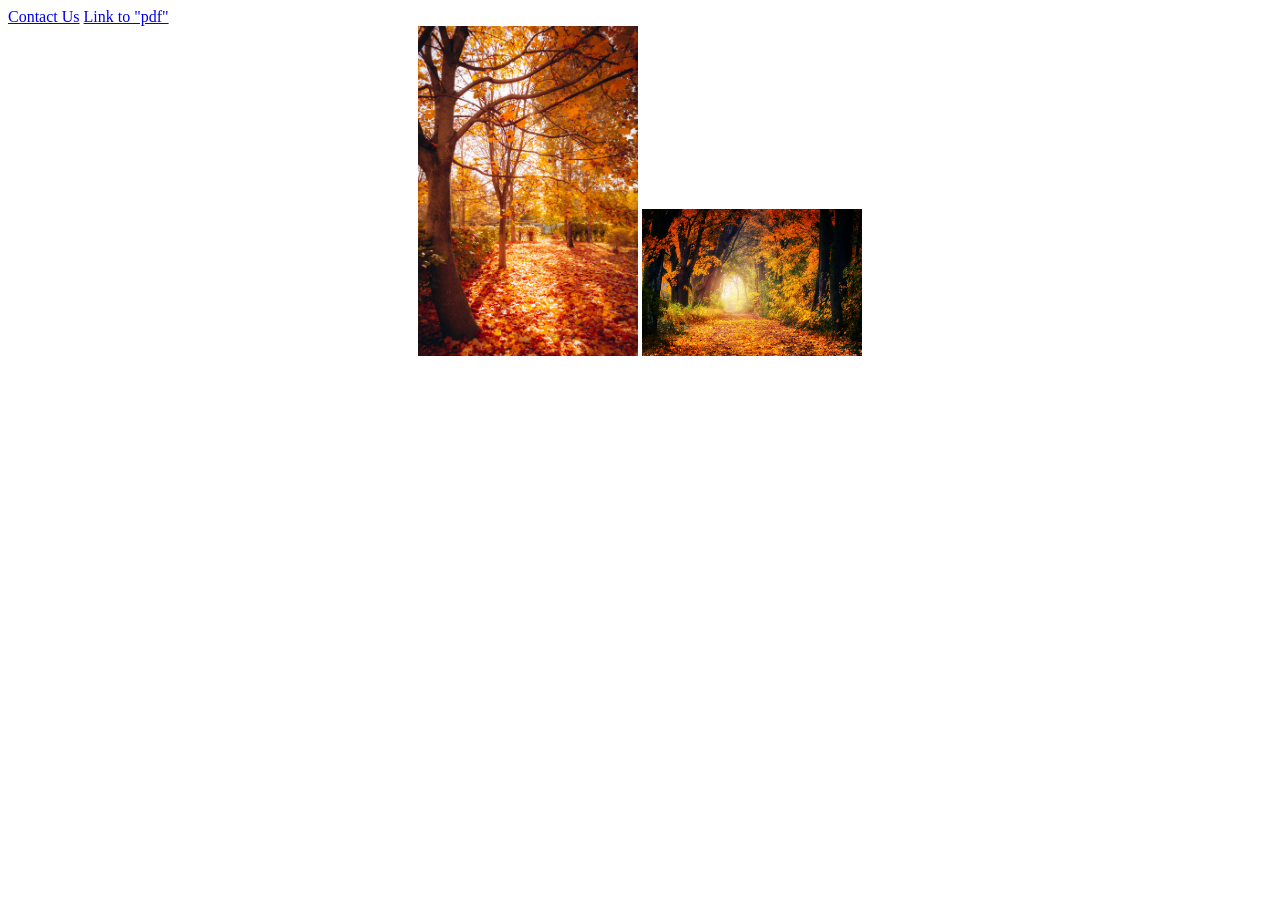
<file: Week3Example/index.html>
<!DOCTYPE html>
<html lang="en">
<head>
    <meta charset="UTF-8">
    <meta name="viewport" content="width=device-width, initial-scale=1.0">
    <title>Index</title>
    <link rel="stylesheet" href="styles/style.css">
</head>
<body>
    <a href="contactus.html" target="_blank">Contact Us</a>
    <a href="pdfs/thispdf.html">Link to "pdf"</a>
    <article>
        <img src="image1.jpg" alt="Fall Forest">
        <img src="images/image2.jpg" alt="Another forest">
    </article>
</body>
</html>
</file>
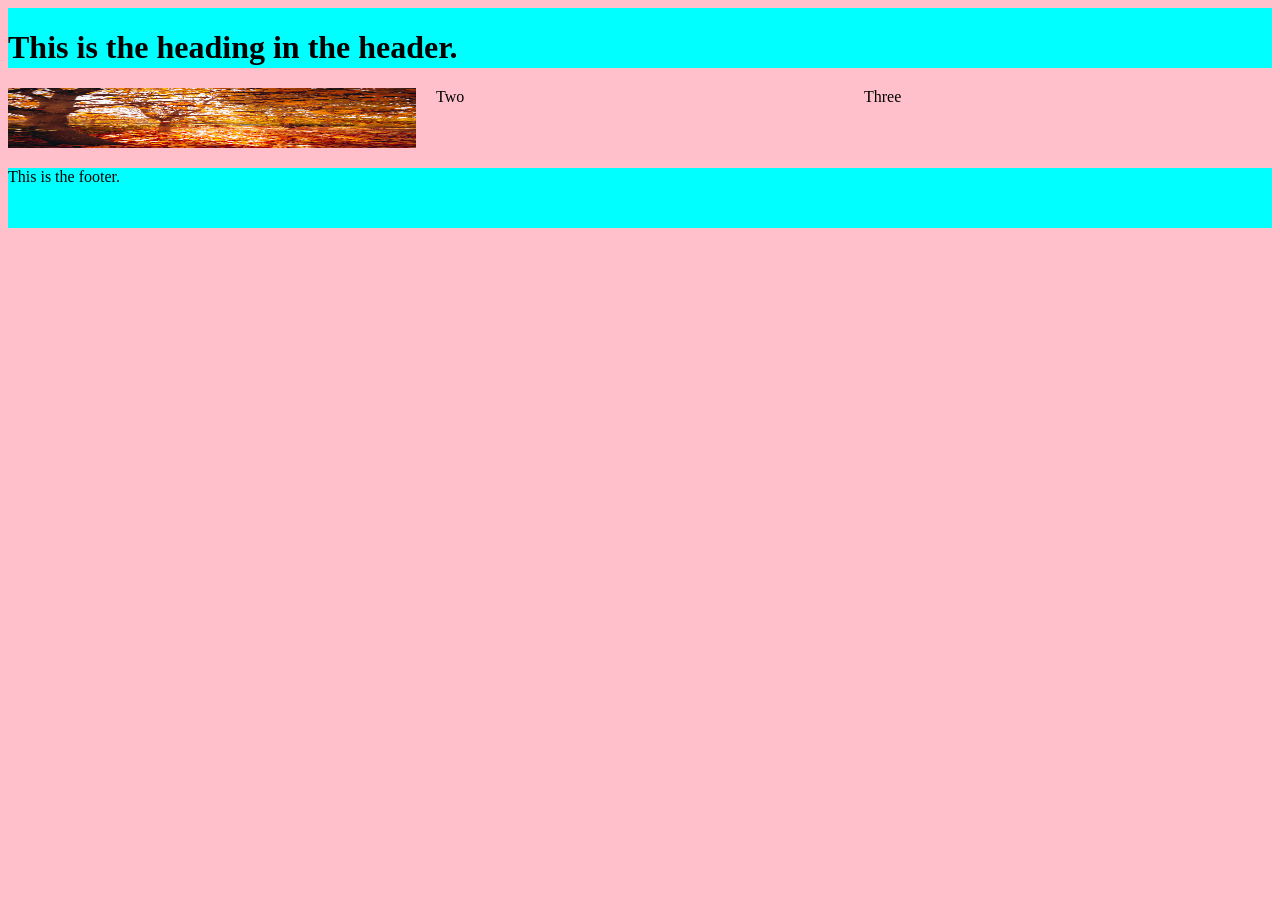
<file: ice/week4ice/index.html>
<!DOCTYPE html>
<html lang="en">
<head>
    <meta charset="UTF-8">
    <meta name="viewport" content="width=device-width, initial-scale=1.0">
    <title>Grids and Other Stuff</title>
    <link rel="stylesheet" href="styles/style.css">
</head>
<body>
    <main>
        <header>
            <h1>This is the heading in the header.</h1>
        </header>

        <section><img src="../../Week3Example/image1.jpg" alt=""></section>
        <section>Two</section>
        <section>Three</section>
        
        <footer>This is the footer.</footer>
    </main>
</body>
</html>
</file>
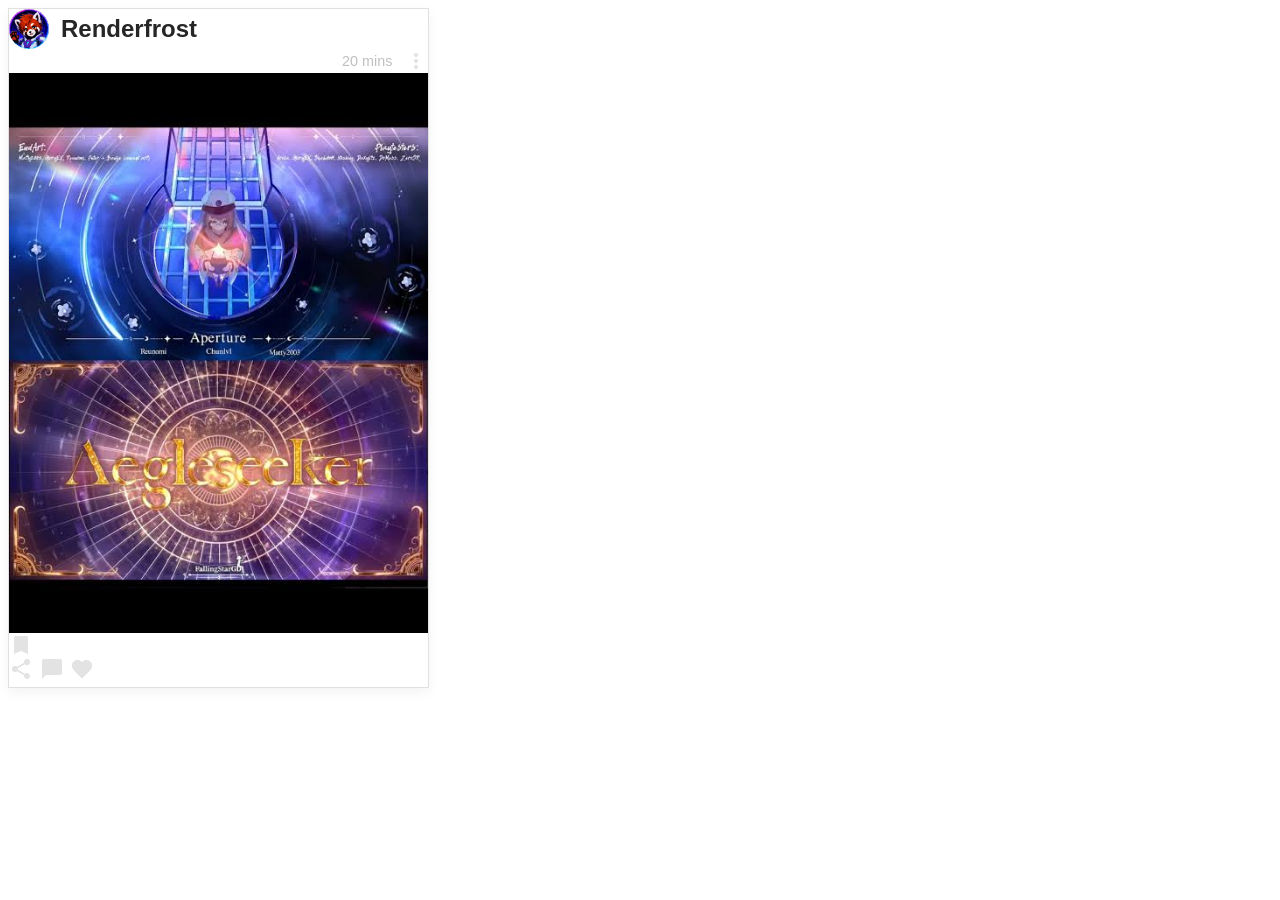
<file: ice_challenges/font_awesome/index.html>
<!DOCTYPE html>
<html lang="en">
<head>
    <meta charset="UTF-8">
    <meta name="viewport" content="width=device-width, initial-scale=1.0">
    <title>Renderfrost's Post</title>
    <link rel="stylesheet" href="https://cdnjs.cloudflare.com/ajax/libs/font-awesome/6.5.1/css/all.min.css">
    <link href="https://fonts.googleapis.com/css?family=Material+Icons|Material+Icons+Outlined|Material+Icons+Two+Tone|Material+Icons+Round|Material+Icons+Sharp" rel="stylesheet">
    <link rel="stylesheet" href="style.css">
</head>
<body>
    <div class="card">
    <div class="card-header">
        <div class="user-info">
            <img src="images/renderfrost.png" alt="Profile" class="profile-img">
            <span class="username">Renderfrost</span>
        </div>
        <div class="meta-info">
            <span class="time-elapsed">20 mins</span>
            <img src="images/more_vert_24dp_E3E3E3.png" alt="">
        </div>
    </div>
    <main>
        <div class="card-image-container">
            <img src="images/gdlevel.jpg" alt="post" class="main-image">
        </div>
    </main>
    <footer>
        <img class="bookmark" src="images/bookmark_24dp_E3E3E3.png" alt="">
        <img class="share" src="images/share_24dp_E3E3E3.png" alt="">
        <img class="comments" src="images/chat_bubble_24dp_E3E3E3.png" alt="">
        <img class="favorite" src="images/favorite_24dp_E3E3E3.png" alt="">
    </footer>
</body>
</html>
</file>
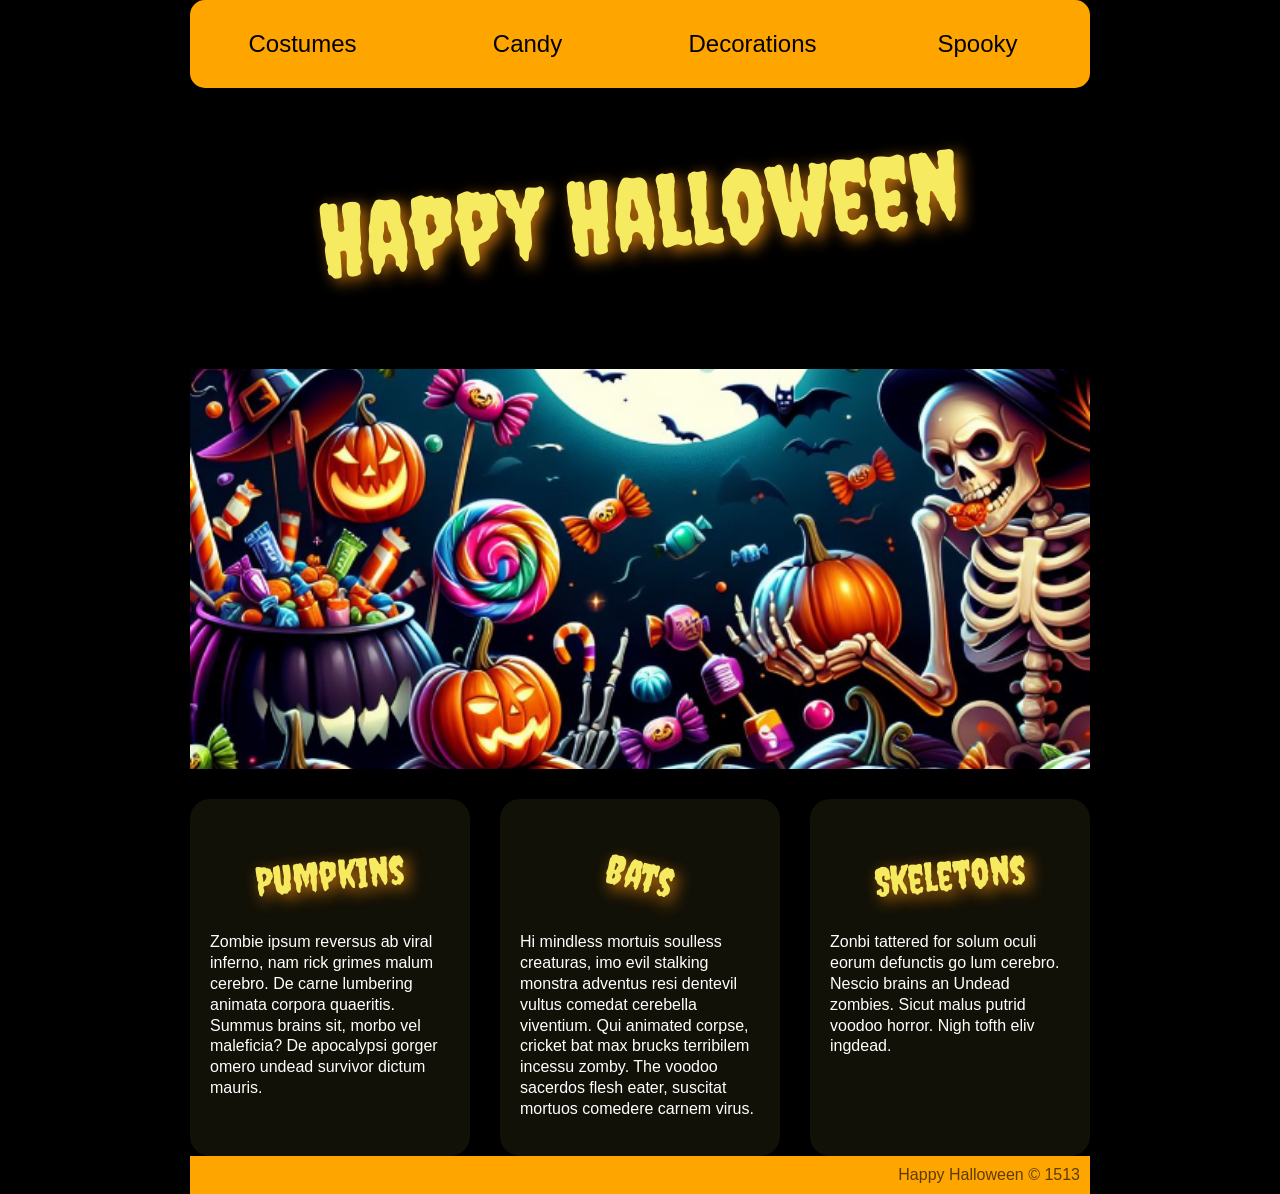
<file: ice_challenges/halloween/halloween/index.html>
<!-- For this activity you are not allowed to change
 the HTML code, only the CSS -->

<!DOCTYPE html>
<html lang="en">

<head>
    <meta charset="UTF-8">
    <meta name="viewport" content="width=device-width, initial-scale=1.0">
    <title>Document</title>
    <link rel="stylesheet" href="styles/styles.css">
</head>

<body>
    <div id="wrapper">
        <header>
            <nav>
                <ul>
                    <li>Costumes</li>
                    <li>Candy</li>
                    <li>Decorations</li>
                    <li>Spooky</li>
                </ul>
            </nav>
        </header>
        <main>
            <h1>Happy Halloween</h1>
            <img src="images/halloween.png">
            <section>
                <h2>Pumpkins</h2>
                <p>Zombie ipsum reversus ab viral inferno, nam rick grimes
                    malum cerebro. De carne lumbering animata corpora quaeritis.
                    Summus brains sit​​, morbo vel maleficia? De apocalypsi gorger
                    omero undead survivor dictum mauris. </p>
            </section>
            <section>
                <h2>Bats</h2>
                <p>Hi mindless mortuis soulless
                    creaturas, imo evil stalking monstra adventus resi dentevil vultus
                    comedat cerebella viventium. Qui animated corpse, cricket bat max
                    brucks terribilem incessu zomby. The voodoo sacerdos flesh eater,
                    suscitat mortuos comedere carnem virus.</p>
            </section>
            <section>
                <h2>Skeletons</h2>
                <p>Zonbi tattered for solum oculi
                    eorum defunctis go lum cerebro. Nescio brains an Undead zombies. Sicut
                    malus putrid voodoo horror. Nigh tofth eliv ingdead.</p>
            </section>
        </main>
        <footer>
            Happy Halloween &copy; 1513
        </footer>
    </div>
</body>

</html>
</file>
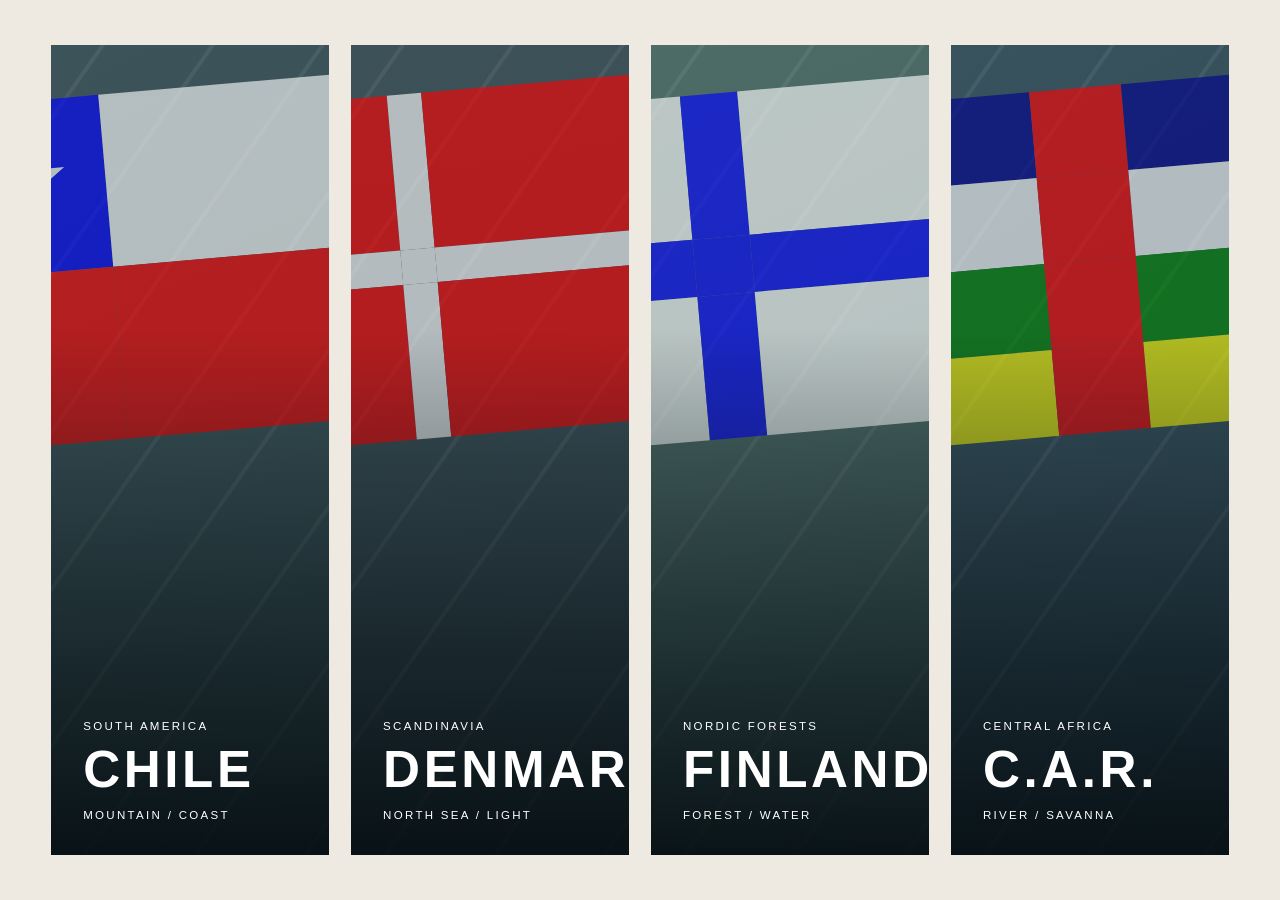
<file: ice_challenges/starter-flags-2/starter/index.html>
<!doctype html>
<html lang="en">
<head>
  <meta charset="utf-8">
  <meta name="viewport" content="width=device-width, initial-scale=1">
  <title>Flag Stories — Starter</title>
  <link rel="stylesheet" href="style.css">
</head>
<body>
  <main class="gallery">
    <article class="poster chile-poster">
      <div class="poster-photo chile-photo"></div>
      <div class="flag chile">
        <div class="c1">
          <div class="star"></div>
        </div>
        <div class="c2"></div>
        <div class="c3"></div>
        <div class="c3"></div>
      </div>
      <div class="poster-overlay"></div>
      <div class="poster-text"><p>South America</p><h1>CHILE</h1><small>Mountain / Coast</small></div>
    </article>
    <article class="poster denmark-poster">
      <div class="poster-photo denmark-photo"></div>
      <div class="flag denmark">
        <div class="d1"></div>
        <div class="d2"></div>
        <div class="d3"></div>
        <div class="d4"></div>
        <div class="d5"></div>
        <div class="d6"></div>
        <div class="d7"></div>
        <div class="d8"></div>
        <div class="d9"></div>
      </div>
      <div class="poster-overlay"></div>
      <div class="poster-text"><p>Scandinavia</p><h1>DENMARK</h1><small>North Sea / Light</small></div>
    </article>
    <article class="poster finland-poster">
      <div class="poster-photo finland-photo"></div>
      <div class="flag finland">
        <div class="f1"></div>
        <div class="f2"></div>
        <div class="f3"></div>
        <div class="f4"></div>
        <div class="f5"></div>
        <div class="f6"></div>
        <div class="f7"></div>
        <div class="f8"></div>
        <div class="f9"></div>
      </div>
      <div class="poster-overlay"></div>
      <div class="poster-text"><p>Nordic Forests</p><h1>FINLAND</h1><small>Forest / Water</small></div>
    </article>
    <article class="poster car-poster">
      <div class="poster-photo car-photo"></div>
      <div class="flag car">
        <div class="r1">
          <div class="car-star"></div>
        </div>
        <div class="r2"></div>
        <div class="r3"></div>
        <div class="r4"></div>
        <div class="r5"></div>
        <div class="r6"></div>
        <div class="r7"></div>
        <div class="r8"></div>
        <div class="r9"></div>
        <div class="r10"></div>
        <div class="r11"></div>
        <div class="r12"></div>
      </div>
      <div class="poster-overlay"></div>
      <div class="poster-text"><p>Central Africa</p><h1>C.A.R.</h1><small>River / Savanna</small></div>
    </article>
  </main>
</body>
</html>
</file>
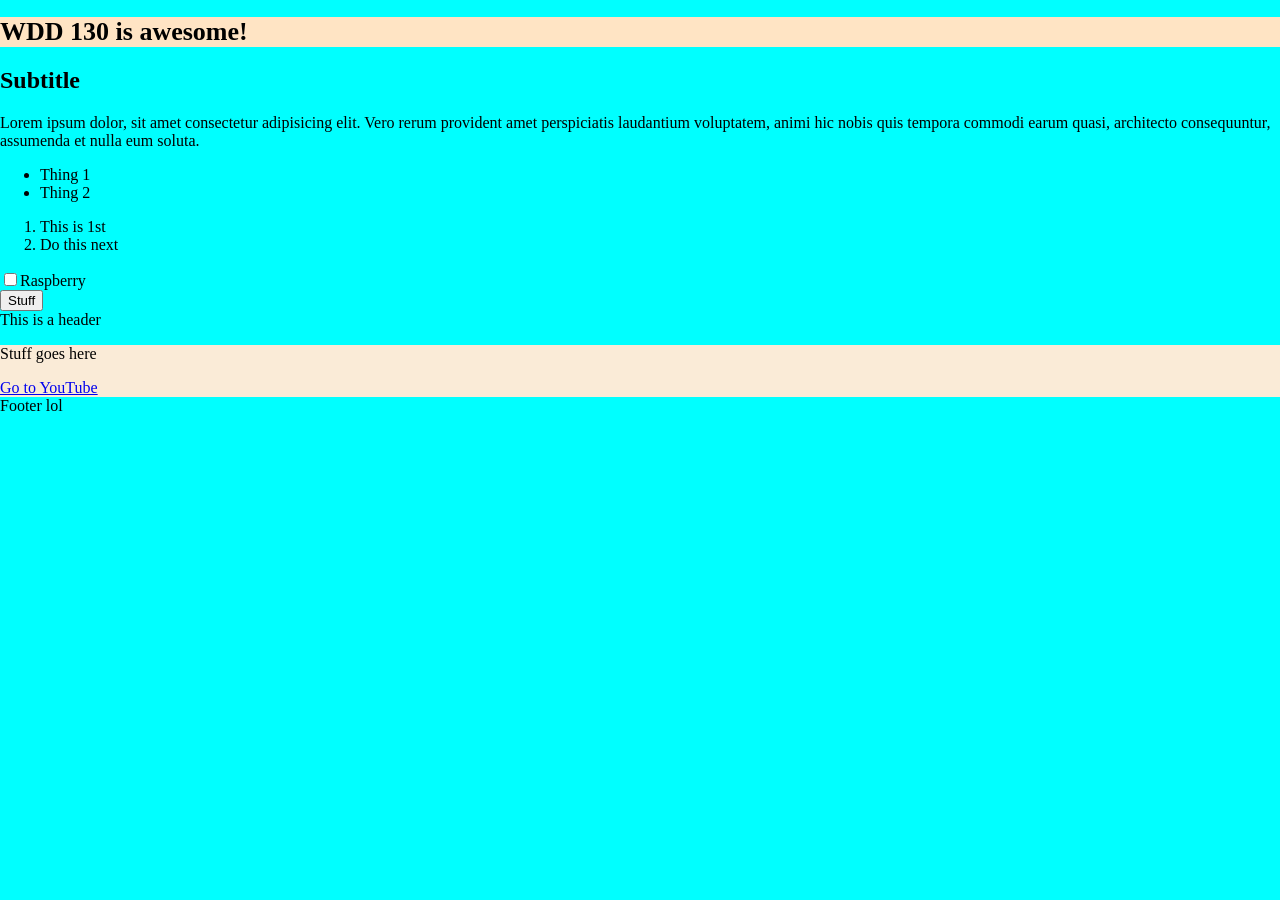
<file: ice/ice.html>
<!DOCTYPE html>
<html>
    <head>
        <title>My Awesome Class!</title>
        <link rel="stylesheet" href="style.css">
    </head>
    <body>
        <h1>WDD 130 is awesome!</h1>
        <h2>Subtitle</h2>
        <p>Lorem ipsum dolor, sit amet consectetur adipisicing elit. Vero rerum provident amet perspiciatis laudantium voluptatem, animi hic nobis quis tempora commodi earum quasi, architecto consequuntur, assumenda et nulla eum soluta.</p>
        <ul>
            <li>Thing 1</li>
            <li>Thing 2</li>
        </ul>
        <ol>
            <li>This is 1st</li>
            <li>Do this next</li>
        </ol>
        <form action="">
            <input type="checkbox" name="plants" id="raspberry">Raspberry<br>
            <button>Stuff</button>
        </form>
        <header>
            This is a header
        </header>
        <main>
            <p>Stuff goes here</p>
            <a href="https://www.youtube.com">Go to YouTube</a>
        </main>
        <footer>
            Footer lol
        </footer>
    </body>
</html>
</file>
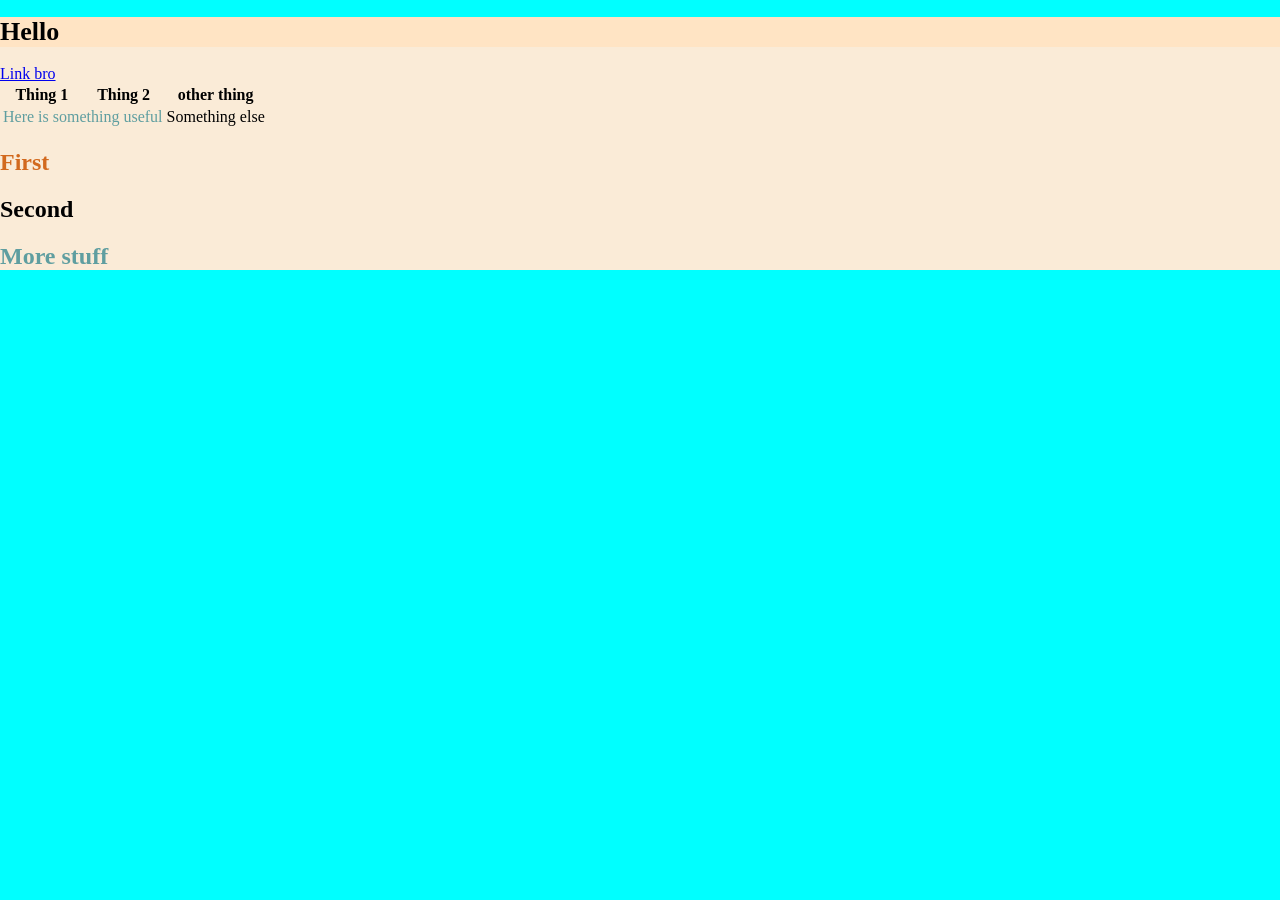
<file: ice/ice2.html>
<!DOCTYPE html>
<html lang="en">
<head>
    <meta charset="UTF-8">
    <meta name="viewport" content="width=device-width, initial-scale=1.0">
    <title>Super</title>
    <link rel="stylesheet" href="style.css">
</head>
<body>
    <main>
        <h1>
            Hello
        </h1>
        <a href="contact.html">Link bro</a>
        <table>
            <tbody>
                <tr>
                    <th>Thing 1</th>
                    <th>Thing 2</th>
                    <th>other thing</th>
                </tr>
                <tr>
                    <td colspan="2" class="blueberry">Here is something useful</td>
                    <td>Something else</td>
                </tr>
            </tbody>
        </table>
        <h2 id="Beginning">First</h2>
        <h2>Second</h2>
        <h2 class="blueberry">More stuff</h2>
    </main>
</body>
</html>
</file>
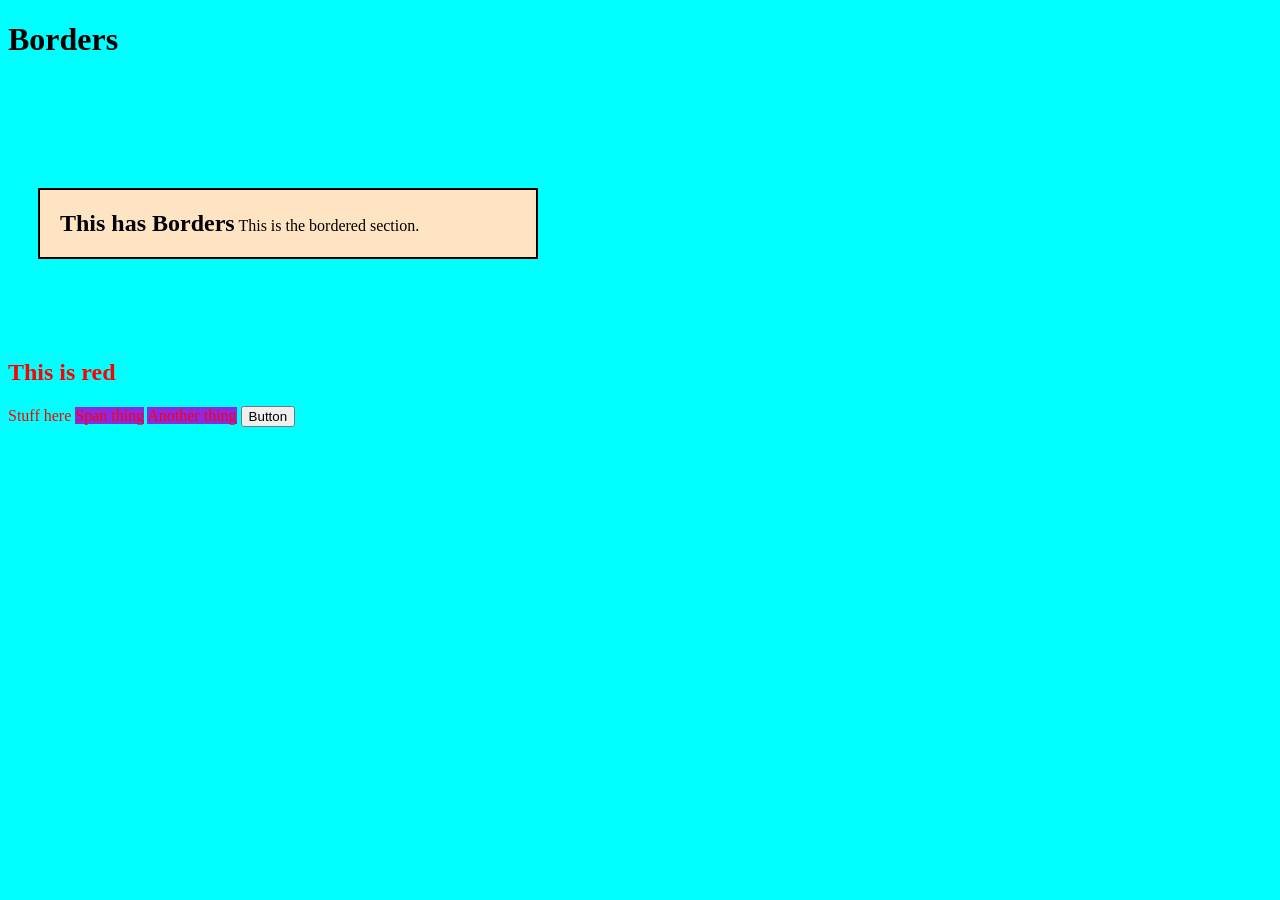
<file: ice/icewk3.html>
<!DOCTYPE html>
<html lang="en">
<head>
    <meta charset="UTF-8">
    <meta name="viewport" content="width=device-width, initial-scale=1.0">
    <title>Week 3 - Borders, Padding, and Margin</title>
    <link rel="stylesheet" href="icewk3.css">
</head>
<body>
    <h1>Borders</h1>
    <section class="bordered">
        <h2 class="hover">This has Borders</h2>
        This is the bordered section.
    </section>
    <section class="red">
        <h2>This is red</h2>
        Stuff here
        <span>Span thing</span>
        <span>Another thing</span>
        <button>Button</button>
    </section>
</body>
</html>
</file>
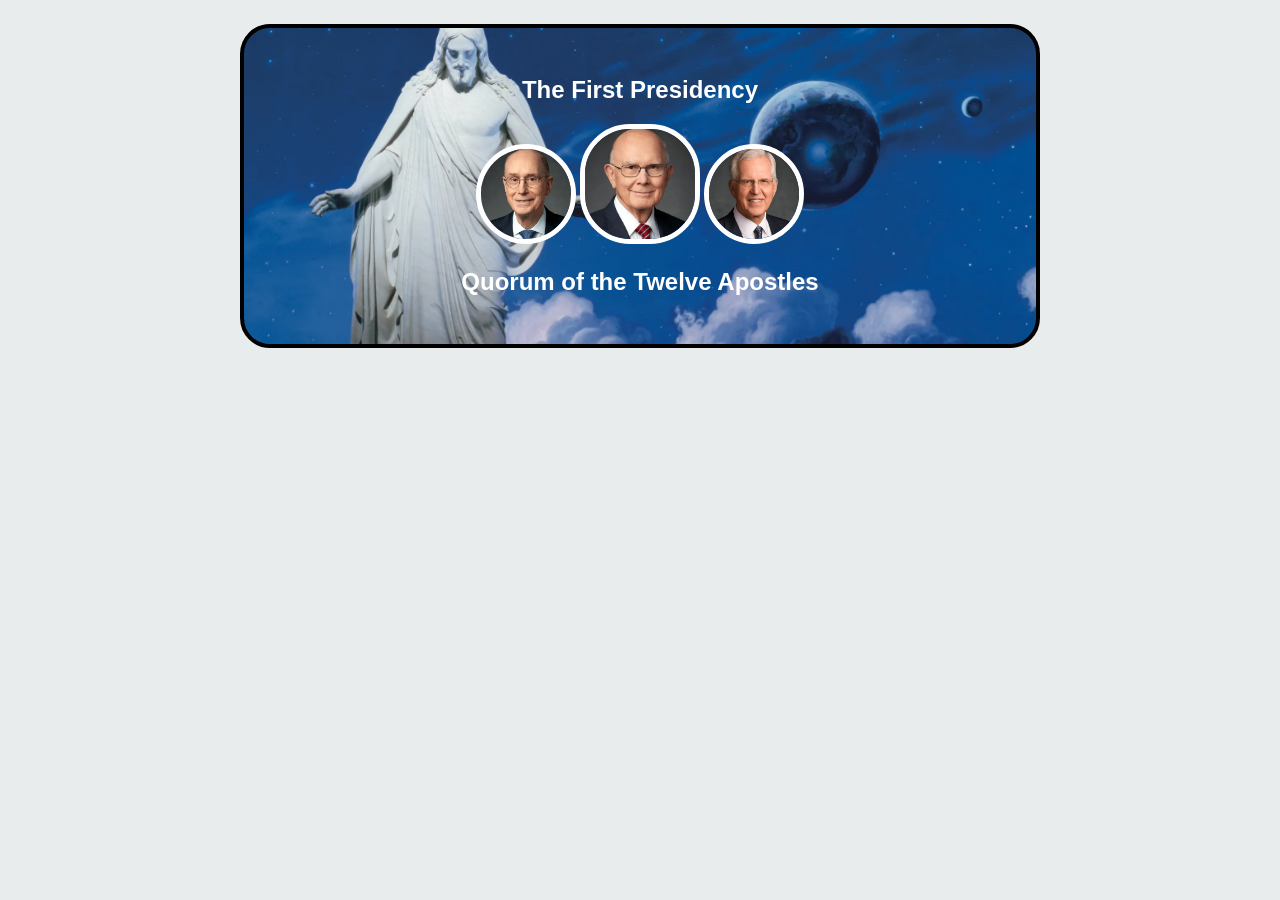
<file: ice_challenges/apostle_spotlight/apostle_spotlight/apostles.html>
<!DOCTYPE html>
<html lang="en">
<head>
    <meta charset="UTF-8">
    <meta name="viewport" content="width=device-width, initial-scale=1.0">
    <title>Apostles Spotlights</title>
    <link rel="stylesheet" href="../apostles.css">
</head>
<body>
    <section class="card">
        <div></div>
        <div class="pres">
            <h2>The First Presidency</h2>
            <img class="leader" src="images/eyring.webp" alt="President Eyring">
            <img class="leader main" src="images/oaks.webp" alt="President Oaks">
            <img class="leader" src="images/christofferson.webp" alt="President Christofferson">
        </div>
        <div class="apostles">
            <h2>Quorum of the Twelve Apostles</h2>
        </div>
    </section>
</body>
</html>
</file>
<file: Week3Example/styles/style.css>
img {
    width: 220px;
    padding: 0;
    margin: 0;
    border: 0;
}
article {
    width: 500px;
    text-align: center;
    margin: 0 auto;
}
</file>
<file: ice/week4ice/styles/style.css>
body {
    background-color: pink;
}
main {
    display: grid;
    grid-template-columns: 1fr 1fr 1fr;
    grid-template-rows: 60px 60px 60px;
    gap: 20px;
}
header, footer {
    grid-column: 1/4;
    background-color: aqua;
}
img {
    width: 100%;
    height: 100%;
}
</file>
<file: ice_challenges/font_awesome/style.css>
body {
    display: grid;
    grid-template-columns: 1fr 1fr 1fr;
    align-self: center;
}

.card {
    width: 100%;
    max-width: 500px;
    background-color: #ffffff;
    border: 1px solid #e0e0e0;
    box-shadow: 0 4px 12px rgba(0, 0, 0, 0.05);
    font-family: -apple-system, BlinkMacSystemFont, "Segoe UI", Roboto, Helvetica, Arial, sans-serif;
    box-sizing: border-box;
    font-size: 24px;
    margin: 0 auto;
}

.profile-img {
    width: 40px;
    height: 40px;
    border-radius: 50%;
    object-fit: cover;
}

.card-footer {
    display: flex;
    justify-content: space-between;
    align-items: center;
    padding: 12px 16px;
}

.user-info, 
.meta-info {
    display: flex;
    align-items: center;
    gap: 12px;
}

.meta-info {
    float: right;
}

.username {
    font-weight: 600;
    color: #262626;
}

.time-elapsed {
    color: #bfbfbf;
    font-size: 0.9rem;
}

.card-image-container {
    width: 100%;
    overflow: hidden;
}

.main-image {
    width: 100%;
    display: block;
    object-fit: cover;
}

.footer-left, 
.footer-right {
    display: flex;
    align-items: center;
    gap: 16px;
}

.bookmark {
  display: flex;
  align-items: center;
  gap: 6px;
}

.count {
  color: #bfbfbf;
  font-size: 0.95rem;
}
</file>
<file: ice_challenges/halloween/halloween/styles/styles.css>
@import url('https://fonts.googleapis.com/css2?family=Anek+Telugu:wght@100..800&family=Bungee+Shade&family=Creepster&family=Lexend:wght@100..900&family=Marck+Script&family=Nanum+Brush+Script&display=swap');
body {
    background-color: black;
    color: white;
    padding: 0;
    margin: 0;
    font-family: Arial, Helvetica, sans-serif;
}

#wrapper {
    max-width: 900px;
    margin: 0 auto;
}

header nav ul {
    list-style: none;
    background-color: orange;
    padding: 0;
    margin: 0;
    color: black;
    display: grid;
    grid-template-columns: repeat(4, 1fr);
    place-items: center;
    border-radius: 15px;
}

header nav ul li {
    padding: 0;
    margin: 0;
    width: 100%;
    text-align: center;
    cursor: pointer;
    padding: 30px 0;
    font-size: 1.5em;
}

header nav ul li:hover {
    background-color: chocolate;
    color: white;
    border-radius: 15px;
}

h1, h2, h3, h4, h5, h6 {
    font-family: "Creepster", system-ui;
    font-weight: 400;
    font-style: normal;;
    font-size: 2.5em;
    color: #f6ea61;
    text-align: center;
    transform: rotate(-5deg);
    text-shadow: 5px 5px 15px #f29011ca;
}

main img {
    width: 100%;
    height: 400px;
    object-fit: cover;
    grid-column: 1/-1;
}

main h1 {
    font-size: 100px;
    grid-column: 1/-1;
}

main {
    display: grid;
    grid-template-columns: 1fr 1fr 1fr;
    gap: 30px;
}

main section:nth-last-of-type(2) h2 {
    transform: rotate(15deg);
}

section p {
    line-height: 1.3em;
}

section {
    background-color: #f6ea6112;
    padding: 20px;
    box-sizing: border-box;
    border-radius: 20px;
}

footer {
    background-color: orange;
    padding: 10px;
    text-align: right;
    color: rgb(93, 60, 0);
}
</file>
<file: ice_challenges/starter-flags-2/starter/style.css>
* { box-sizing: border-box; }
body { margin: 0; background: #eeeae2; color: white; font-family: Arial, Helvetica, sans-serif; }
.gallery { display: grid; grid-template-columns: repeat(4, 1fr); gap: 22px; min-height: 100vh; padding: 5vh 4vw; }
.poster { position: relative; display: grid; min-height: 90vh; overflow: hidden; isolation: isolate; background: #27333a; }
.poster-photo { position: absolute; inset: 0; background-size: cover; background-position: center; }
.chile-photo { background-image: linear-gradient(155deg, rgba(20,45,53,.18), rgba(20,45,53,.38)), url("https://images.unsplash.com/photo-1668052785861-a1e5bf4fcf3d?auto=format&fit=crop&w=1400&q=82"); background-color: #455d61; }
.denmark-photo { background-image: linear-gradient(170deg, rgba(20,45,53,.08), rgba(20,45,53,.35)), url("https://images.unsplash.com/photo-1572438749634-04bb6b700376?auto=format&fit=crop&w=1400&q=82"); background-color: #40545b; }
.finland-photo { background-image: linear-gradient(155deg, rgba(20,45,53,.08), rgba(20,45,53,.35)), url("https://images.unsplash.com/photo-1564857170582-80855988d55e?auto=format&fit=crop&w=1400&q=82"); background-color: #52716b; }
.car-photo { background-image: linear-gradient(155deg, rgba(16,35,58,.18), rgba(16,35,58,.38)), url("https://unsplash.com/photos/m-b81gOjxv4/download?auto=format&fit=crop&w=1400&q=82"); background-color: #405d65; }.poster-photo::after { content: ""; position: absolute; inset: 0; opacity: .55; background: repeating-linear-gradient(125deg, transparent 0 40px, rgba(255,255,255,.12) 41px 44px, transparent 45px 90px); }
.flag { position: absolute; z-index: 1; top: 8%; left: 50%; width: 100%; aspect-ratio: 3 / 2; transform: translateX(-50%) rotate(-5deg) scale(1.15); opacity: .62; filter: saturate(1.15); }
.poster-overlay { position: absolute; z-index: 2; inset: 0; background: linear-gradient(transparent 35%, rgba(4,12,16,.9) 100%); }
.poster-text { position: relative; z-index: 3; align-self: end; padding: 2rem; }
.poster-text p, .poster-text small { margin: 0; text-transform: uppercase; letter-spacing: .2em; font-size: .72rem; }
.poster-text h1 { margin: .5rem 0 .35rem; font-size: clamp(2rem, 4vw, 4.2rem); letter-spacing: .07em; }
@media (max-width: 1100px) { .gallery { grid-template-columns: repeat(2, 1fr); } }
@media (max-width: 650px) { .gallery { grid-template-columns: 1fr; } .poster { min-height: 70vh; } }

.chile {
    display: grid;
    width: 400px;
    height: 300px;
    grid-template-columns: 1fr 2fr;
    grid-template-rows: 1fr 1fr;
    .c1 {background-color: blue;
        .star {
            background-color: white;
            aspect-ratio: 1;
            max-width: 100px;
            clip-path: polygon(50% 0%, 61% 35%, 98% 35%, 68% 57%, 79% 91%, 50% 70%, 21% 91%, 32% 57%, 2% 35%, 39% 35%);
            transform: translateY(25px);
        }
    }
    .c2 {
        background-color: white;
    }
    .c3 {
        background-color: red;
    }
}

.denmark {
    display: grid;
    width: 400px;
    height: 300px;
    grid-template-columns: 1fr 30px 2fr;
    grid-template-rows: 1fr 30px 1fr;
    .d1, .d3, .d7, .d9 {
        background-color: red;
    }
    .d2, .d4, .d5, .d6, .d8 {
        background-color: white;
    }

}

.finland {
    display: grid;
    width: 400px;
    height: 300px;
    grid-template-columns: 1fr 50px 2fr;
    grid-template-rows: 1fr 50px 1fr;
    .f1, .f3, .f7, .f9 {
        background-color: white;
    }
    .f2, .f4, .f5, .f6, .f8 {
        background-color: blue;
    }

}

.car {
    display: grid;
    width: 400px;
    height: 300px;
    grid-template-columns: 2fr 1fr 2fr;
    grid-template-rows: 1fr 1fr 1fr 1fr;
    .r1, .r3 {background-color: rgb(0, 0, 125);
        .car-star {
            background-color: yellow;
            aspect-ratio: 1;
            max-width: 50px;
            clip-path: polygon(50% 0%, 61% 35%, 98% 35%, 68% 57%, 79% 91%, 50% 70%, 21% 91%, 32% 57%, 2% 35%, 39% 35%);
            transform: translateX(40px) translateY(10px);
        }
    }
    .r4, .r6 {
        background-color: white;
    }
    .r7, .r9 {
        background-color: green;
    }
    .r10, .r12 {
        background-color: yellow;
    }
    .r2, .r5, .r8, .r11 {
        background-color: red;
    }
}
</file>
<file: ice/style.css>
body{
    background-color: aqua;
    margin: 0;
}
h1 {
    background-color: bisque;
    font-size: 26px;
}
h2 {
    color: black;
}
#Beginning {
    color: chocolate;
}
.blueberry {
    color: cadetblue;
}
main {
    background-color: antiquewhite;
}
</file>
<file: ice/icewk3.css>
body {
    background-color: aqua;
}
.bordered {
    background-color: bisque;
    border: solid 2px black;
    margin: 30px;
    padding: 20px;
    width: 500px;
    box-sizing: border-box;
}
.red {
    padding-top: 50px;
    color: red;
}
h1 {
    padding-bottom: 100px;
}
.hover {
    display: inline;
}
.hover:hover {
    color: brown;
}
span {
    background-color: blueviolet;
    display: inline;
}
</file>
<file: ice_challenges/apostle_spotlight/apostles.css>
body {
    background-color: #e8eced;
}
.card {
    border: 4px solid;
    border-radius: 30px;
    border-color: black;
    width: 800px;
    max-height: 650px;
    box-sizing: border-box;
    text-align: center;
    padding: 28px 24px;
    margin: 24px auto;
    background-image: url(apostle_spotlight/images/christus.webp);
    background-size: cover;
    background-position: center;
    overflow: hidden;
    font-family: Arial, Helvetica, sans-serif;
    color: white;
}
.leader {
    object-fit: cover;
    width: 90px;
    height: 90px;
    border: 5px solid;
    border-color: white;
    border-radius: 50px;
    justify-content: center;
    gap: 20px;
}
.main {
    width: 110px;
    height: 110px;
}
</file>
